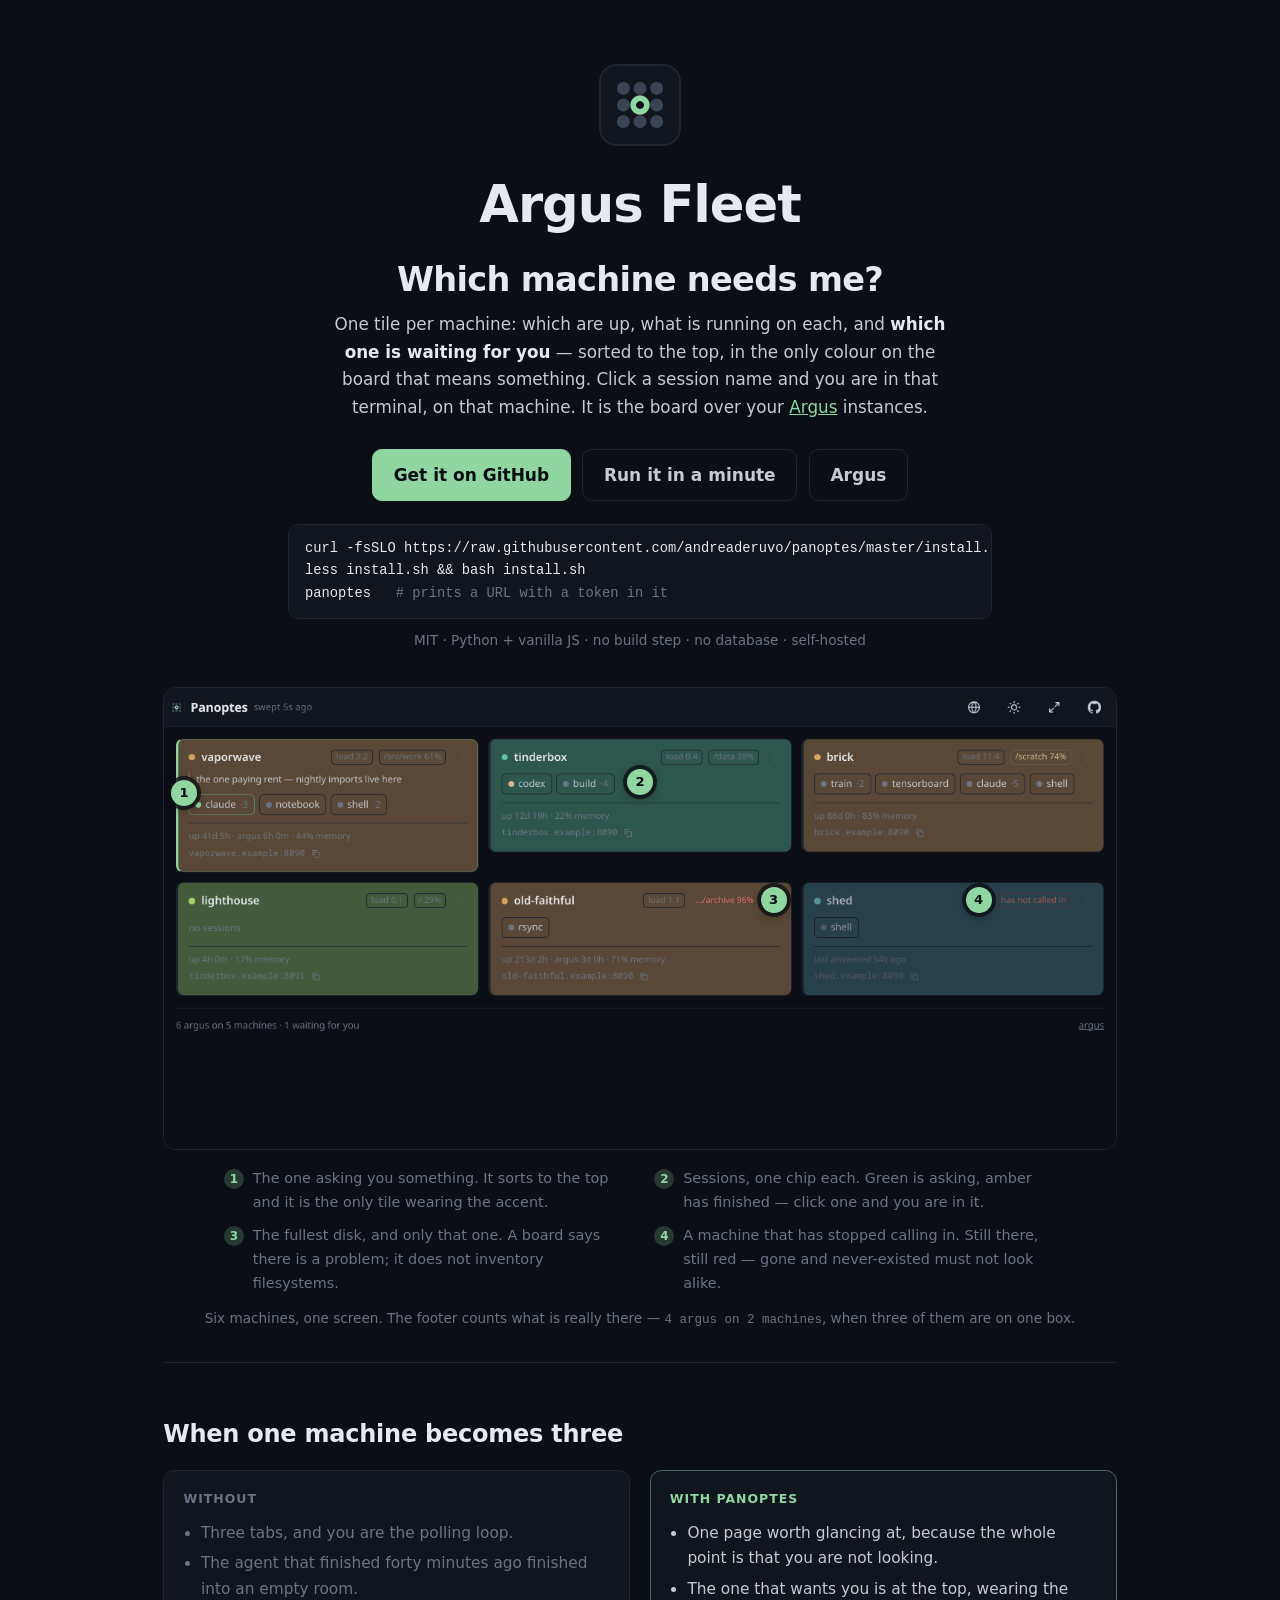
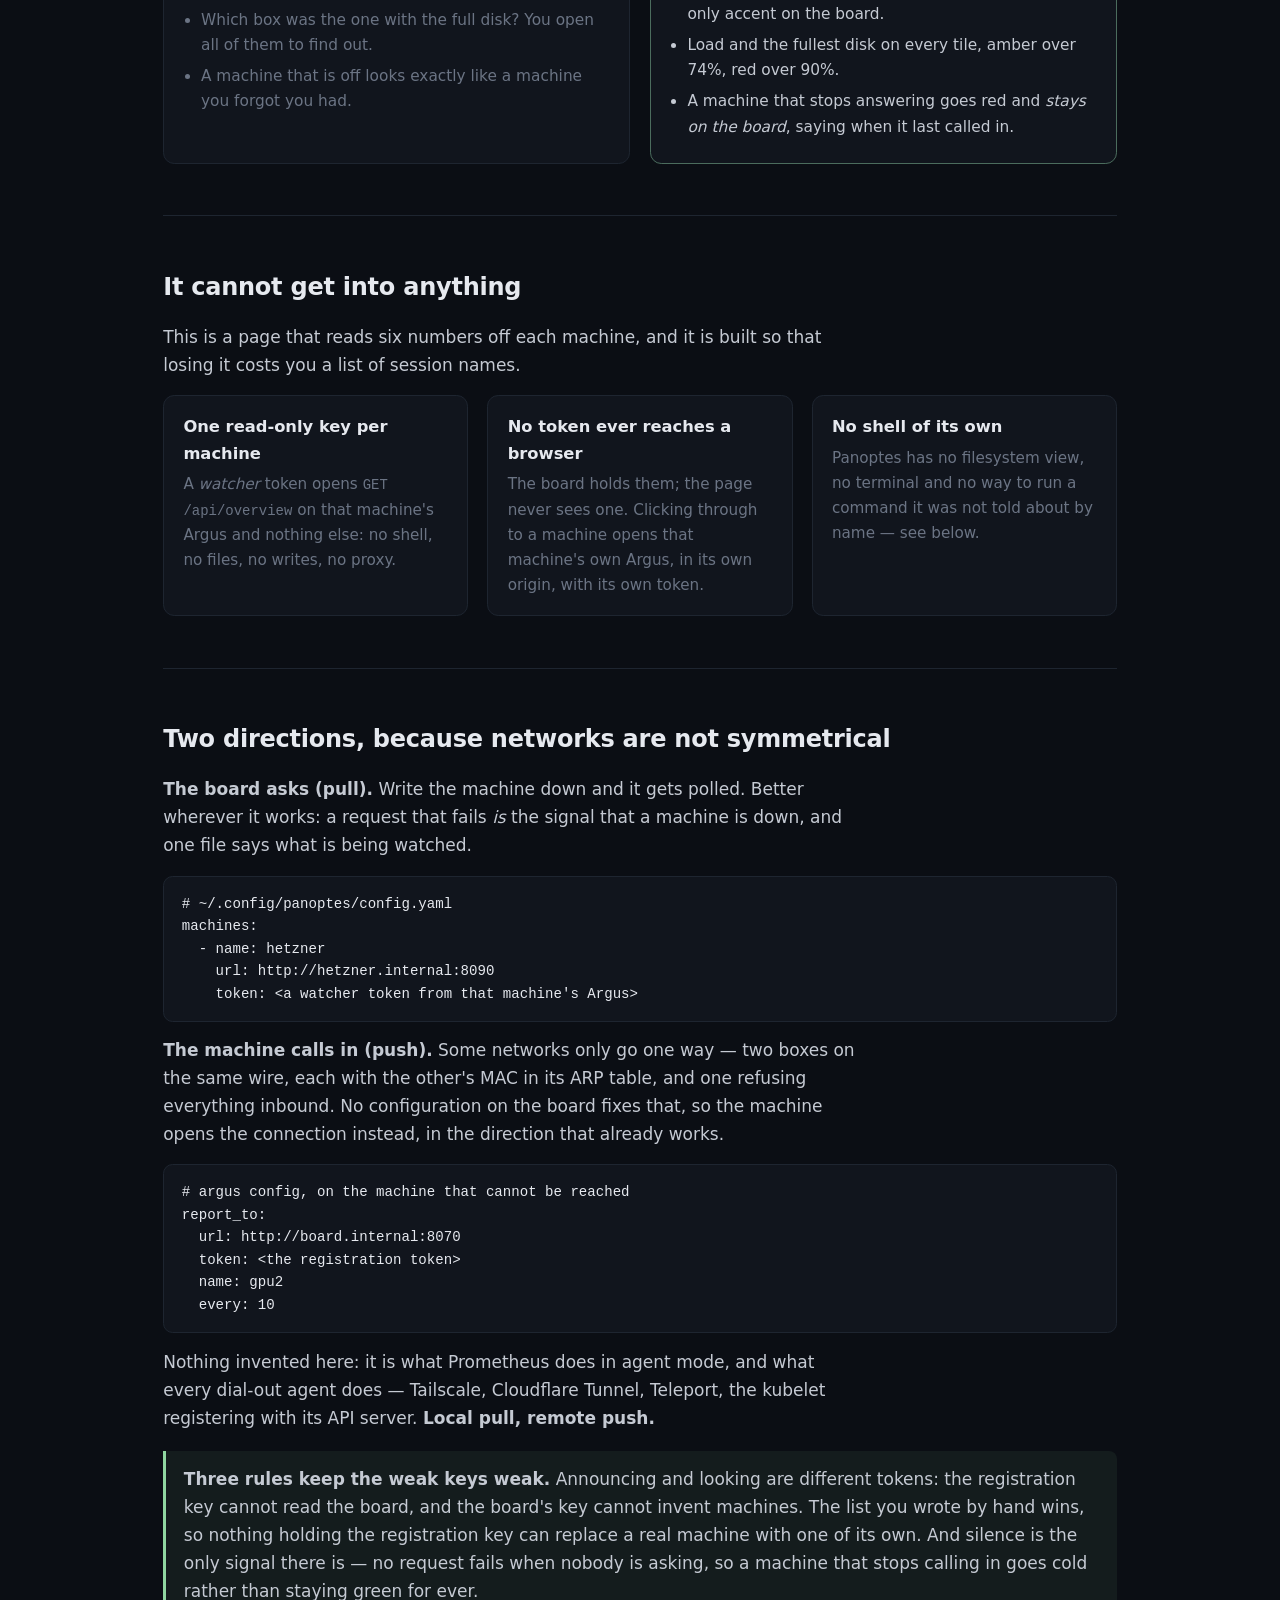
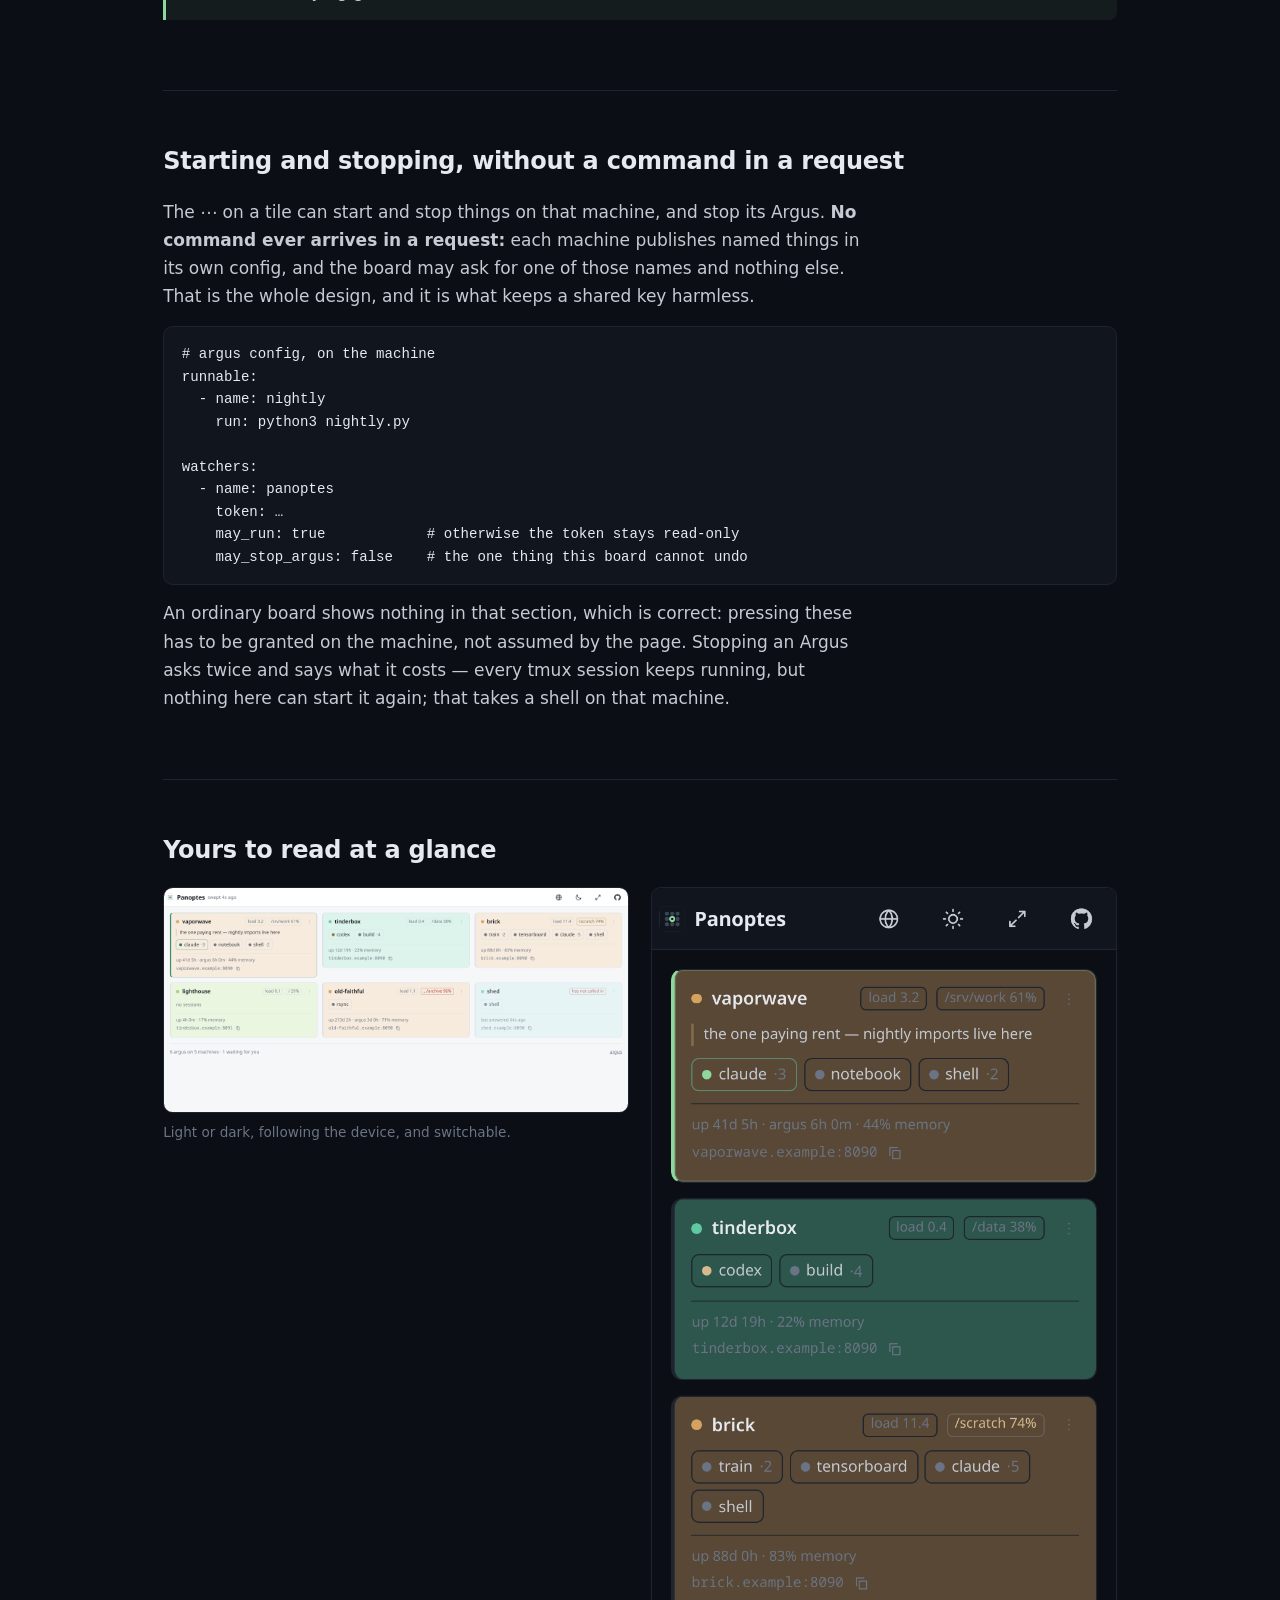
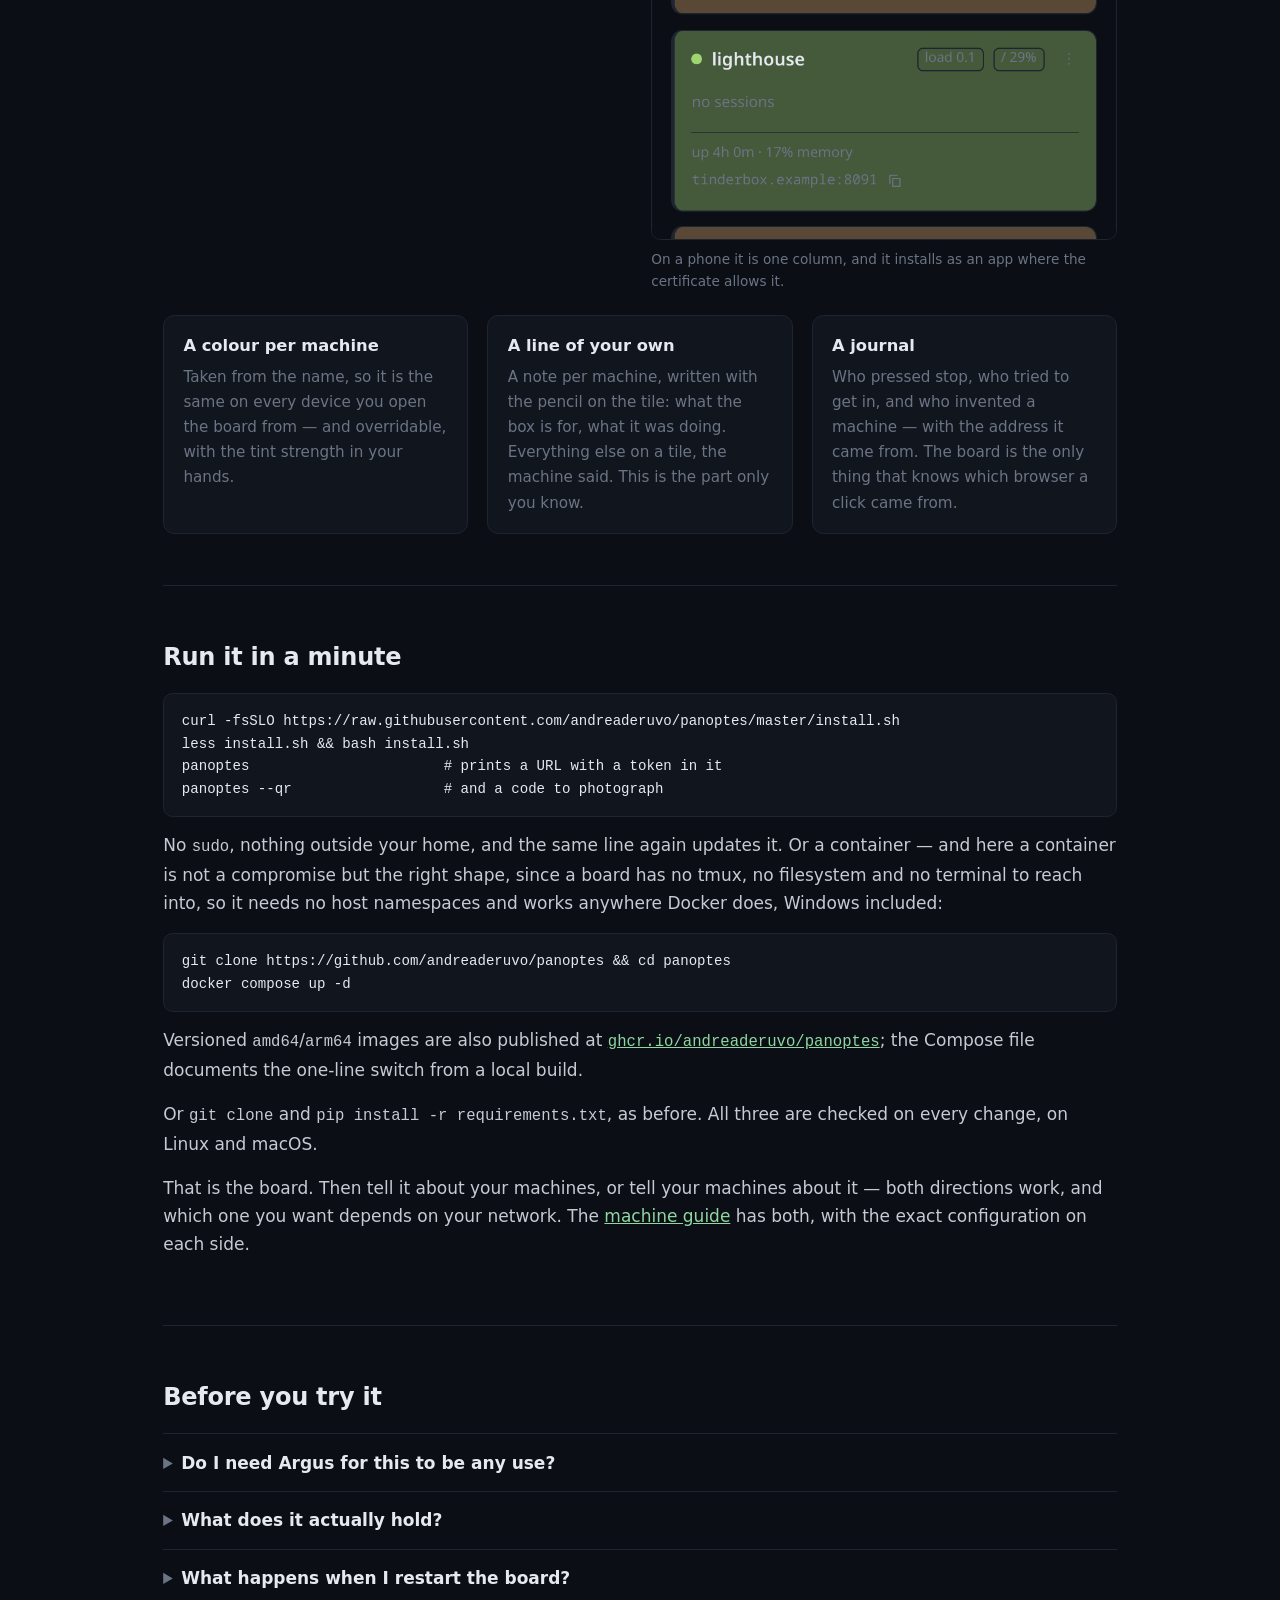
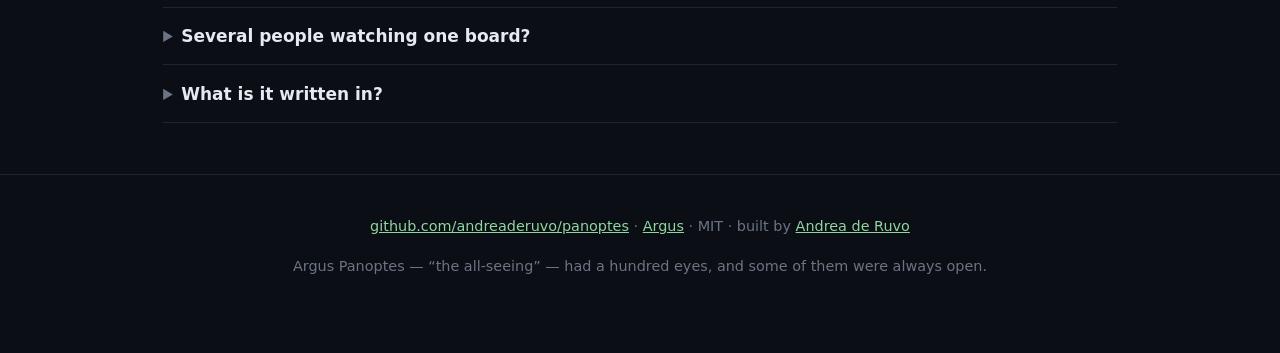
<file: docs/index.html>
<!doctype html>
<html lang="en">
<head>
<meta charset="utf-8">
<meta name="viewport" content="width=device-width, initial-scale=1">
<title>Argus Fleet — which machine running AI agents needs you?</title>
<meta name="description" content="The optional fleet board for Argus: every machine running your AI agents on one page, ordered by what is working, unhealthy or waiting for you.">
<link rel="icon" href="img/mark-192.png">
<link rel="canonical" href="https://andreaderuvo.github.io/panoptes/">

<!-- The rest of what a card and a crawler read. `og:type` and `og:site_name` are what turn a
     shared link into a named card instead of a bare URL; the alt text is for the people who
     cannot see the screenshot, in the one place a card has room for it. -->
<meta property="og:type" content="website">
<meta property="og:site_name" content="andreaderuvo.github.io">
<meta property="og:locale" content="en_GB">
<meta property="og:title" content="Argus Fleet — which machine needs you?">
<meta property="og:description" content="Every Argus machine running your AI agents on one page, ordered by what is working, unhealthy or waiting for you.">
<meta property="og:image" content="https://andreaderuvo.github.io/panoptes/img/social-preview.png">
<meta property="og:image:width" content="1774">
<meta property="og:image:height" content="887">
<meta property="og:url" content="https://andreaderuvo.github.io/panoptes/">
<meta property="og:image:alt" content="The Panoptes board: one tile per machine, showing which are up and which one is waiting for you.">
<meta name="twitter:card" content="summary_large_image">

<script type="application/ld+json">
{
  "@context": "https://schema.org",
  "@type": "SoftwareApplication",
  "name": "Argus Fleet",
  "applicationCategory": "DeveloperApplication",
  "operatingSystem": "Linux, macOS",
  "description": "One page for every machine you run agents on: which are up, what is running on each, and which one is waiting for you. A board over your Argus instances.",
  "url": "https://andreaderuvo.github.io/panoptes/",
  "codeRepository": "https://github.com/andreaderuvo/panoptes",
  "license": "https://opensource.org/licenses/MIT",
  "author": { "@type": "Person", "name": "Andrea de Ruvo" },
  "offers": { "@type": "Offer", "price": "0", "priceCurrency": "EUR" },
  "screenshot": "https://andreaderuvo.github.io/panoptes/img/social-preview.png"
}
</script>

<style>
  /* The same page furniture as the Argus one, on purpose: these are two halves of one
     thing, and arriving at the second from the first should not feel like leaving. */
  :root {
    --bg: #0b0e14;
    --panel: #11151d;
    --line: #1e2530;
    --text: #c5cad3;
    --dim: #6b7484;
    --bright: #e6e9ef;
    --accent: #8fd6a0;
    --on-accent: #0b0e14;
    color-scheme: dark;
  }
  * { box-sizing: border-box; }
  body {
    margin: 0;
    background: var(--bg);
    color: var(--text);
    font: 17px/1.65 ui-sans-serif, system-ui, -apple-system, "Segoe UI", sans-serif;
    -webkit-font-smoothing: antialiased;
  }
  .wrap { max-width: 62rem; margin: 0 auto; padding: 0 1.2rem; }
  a { color: var(--accent); }

  header { padding: 4rem 0 2rem; text-align: center; }
  header img.mark { width: 82px; height: 82px; }
  h1 { font-size: clamp(2.1rem, 6.4vw, 3.2rem); margin: .5rem 0 .1rem; color: var(--bright); letter-spacing: -.02em; }
  .tagline {
    font-size: clamp(1.5rem, 4.2vw, 2.1rem); line-height: 1.25; font-weight: 650;
    color: var(--bright); margin: .8rem auto .6rem; max-width: 32rem; letter-spacing: -.02em;
  }
  .sub { color: var(--text); max-width: 40rem; margin: 0 auto; font-size: 1.05rem; }
  .sub strong { color: var(--bright); font-weight: 600; }
  .cta { display: flex; gap: .7rem; justify-content: center; flex-wrap: wrap; margin: 1.7rem 0 .9rem; }
  .btn {
    display: inline-block; padding: .7rem 1.3rem; border-radius: .6rem; text-decoration: none;
    font-weight: 600; border: 1px solid var(--line);
  }
  .btn.primary { background: var(--accent); color: var(--on-accent); border-color: var(--accent); }
  .btn.ghost { color: var(--text); }
  .btn:hover { filter: brightness(1.08); }
  .badges { color: var(--dim); font-size: .85rem; }
  .oneliner {
    display: block; max-width: 44rem; margin: 1.4rem auto .6rem; text-align: left;
    background: var(--panel); border: 1px solid var(--line); border-radius: .6rem;
    padding: .8rem 1rem; overflow-x: auto; white-space: pre;
    font-family: ui-monospace, "SF Mono", Menlo, monospace; font-size: .86rem; color: var(--bright);
  }
  .oneliner .said { color: var(--dim); }

  figure { margin: 2rem 0 0; }
  figure img { width: 100%; border: 1px solid var(--line); border-radius: .8rem; display: block; }
  figcaption { color: var(--dim); font-size: .85rem; text-align: center; margin-top: .7rem; }

  .pinshot { position: relative; margin: 2.2rem 0 0; }
  .pinshot img { width: 100%; display: block; border: 1px solid var(--line); border-radius: .8rem; }
  .pin {
    position: absolute; width: 26px; height: 26px; border-radius: 50%;
    background: var(--accent); color: var(--on-accent);
    font: 700 .82rem/26px ui-sans-serif, system-ui, sans-serif; text-align: center;
    box-shadow: 0 0 0 4px rgb(11 14 20 / .75), 0 2px 10px rgb(0 0 0 / .5);
    transform: translate(-50%, -50%); pointer-events: none;
  }
  .legend {
    list-style: none; padding: 0; margin: 1.1rem auto 0; max-width: 52rem;
    display: grid; gap: .6rem 1.8rem; grid-template-columns: repeat(auto-fit, minmax(20rem, 1fr));
    color: var(--dim); font-size: .9rem; text-align: left;
  }
  .legend li { display: flex; gap: .55rem; align-items: baseline; }
  .legend b {
    flex: none; width: 20px; height: 20px; border-radius: 50%;
    background: color-mix(in srgb, var(--accent) 22%, transparent); color: var(--accent);
    font: 700 .75rem/20px ui-sans-serif, system-ui, sans-serif; text-align: center;
  }
  @media (max-width: 40rem) { .pin { display: none; } }

  section { padding: 3.2rem 0; border-top: 1px solid var(--line); }
  h2 { color: var(--bright); font-size: 1.5rem; margin: 0 0 1rem; letter-spacing: -.01em; }
  h3 { color: var(--bright); font-size: 1.02rem; margin: 0 0 .3rem; }
  p { margin: 0 0 1rem; }
  .lead { max-width: 44rem; }
  .grid { display: grid; gap: 1.2rem; grid-template-columns: repeat(auto-fit, minmax(15rem, 1fr)); }
  .card { background: var(--panel); border: 1px solid var(--line); border-radius: .7rem; padding: 1.1rem 1.2rem; }
  .card p { margin: 0; color: var(--dim); font-size: .95rem; }

  .cols { display: grid; gap: 1.2rem; grid-template-columns: repeat(auto-fit, minmax(19rem, 1fr)); }
  .cols .card h3 { font-size: .78rem; letter-spacing: .08em; text-transform: uppercase; color: var(--dim); margin-bottom: .7rem; }
  .cols .card.after { border-color: color-mix(in srgb, var(--accent) 40%, var(--line)); }
  .cols .card.after h3 { color: var(--accent); }
  .cols ul { margin: 0; padding-left: 1.1rem; color: var(--dim); font-size: .96rem; }
  .cols li { margin: .35rem 0; }
  .cols .card.after li { color: var(--text); }

  .shots { display: grid; gap: 1.4rem; grid-template-columns: repeat(auto-fit, minmax(min(100%, 24rem), 1fr)); align-items: start; }
  .shots img { width: 100%; border: 1px solid var(--line); border-radius: .6rem; display: block; }
  .shots p { color: var(--dim); font-size: .85rem; margin: .5rem 0 0; }

  pre {
    background: var(--panel); border: 1px solid var(--line); border-radius: .6rem;
    padding: 1rem 1.1rem; overflow-x: auto; font-size: .88rem; line-height: 1.6;
    font-family: ui-monospace, "SF Mono", Menlo, monospace; color: var(--bright);
  }
  code { font-family: ui-monospace, "SF Mono", Menlo, monospace; font-size: .92em; }
  .note {
    border-left: 3px solid var(--accent); background: color-mix(in srgb, var(--accent) 7%, transparent);
    padding: .9rem 1.1rem; border-radius: 0 .5rem .5rem 0; margin: 1.2rem 0;
  }
  footer { padding: 2.5rem 0 4rem; color: var(--dim); font-size: .9rem; text-align: center; border-top: 1px solid var(--line); }

  details.ask { border-top: 1px solid var(--line); padding: .9rem 0; }
  details.ask:last-of-type { border-bottom: 1px solid var(--line); }
  details.ask summary { cursor: pointer; color: var(--bright); font-weight: 600; }
  details.ask summary::marker { color: var(--dim); }
  details.ask p { margin: .7rem 0 0; color: var(--dim); font-size: .96rem; max-width: 44rem; }

  img.shot { cursor: zoom-in; }
  #lightbox[hidden] { display: none; }
  #lightbox {
    position: fixed; inset: 0; z-index: 90;
    display: flex; align-items: center; justify-content: center;
    background: rgb(0 0 0 / .88); padding: 2.5rem 1rem 4rem;
  }
  #lightbox img {
    max-width: 100%; max-height: 100%; object-fit: contain;
    border-radius: .4rem; box-shadow: 0 20px 60px rgb(0 0 0 / .6);
  }
  #lightbox .shut, #lightbox .step {
    position: absolute; border: 0; background: rgb(255 255 255 / .08); color: #fff;
    width: 44px; height: 44px; border-radius: 50%; font-size: 1.4rem; line-height: 1; cursor: pointer;
  }
  #lightbox .shut { top: 1rem; right: 1rem; }
  #lightbox .step { top: 50%; transform: translateY(-50%); }
  #lightbox .prev { left: 1rem; }
  #lightbox .next { right: 1rem; }
  #lightbox .shut:hover, #lightbox .step:hover { background: rgb(255 255 255 / .18); }
  #lightbox .said {
    position: absolute; left: 0; right: 0; bottom: 1rem; text-align: center;
    color: rgb(255 255 255 / .75); font-size: .9rem; padding: 0 4rem;
  }
  @media (max-width: 34rem) { #lightbox .step { display: none; } #lightbox .said { padding: 0 1rem; } }
</style>
</head>
<body>

<div class="wrap">
  <header>
    <img class="mark" src="img/mark.png" alt="">
    <h1>Argus Fleet</h1>
    <p class="tagline">Which machine needs me?</p>
    <p class="sub">One tile per machine: which are up, what is running on each, and
      <strong>which one is waiting for you</strong> — sorted to the top, in the only colour
      on the board that means something. Click a session name and you are in that terminal,
      on that machine. It is the board over your
      <a href="https://github.com/andreaderuvo/argus">Argus</a> instances.</p>
    <div class="cta">
      <a class="btn primary" href="https://github.com/andreaderuvo/panoptes">Get it on GitHub</a>
      <a class="btn ghost" href="#start">Run it in a minute</a>
      <a class="btn ghost" href="https://andreaderuvo.github.io/argus/">Argus</a>
    </div>

    <code class="oneliner">curl -fsSLO https://raw.githubusercontent.com/andreaderuvo/panoptes/master/install.sh
less install.sh &amp;&amp; bash install.sh
panoptes   <span class="said"># prints a URL with a token in it</span></code>
    <p class="badges">MIT · Python + vanilla JS · no build step · no database · self-hosted</p>

    <div class="pinshot">
      <img class="shot" src="img/board.png" alt="Six machines on one board: five working, one out of disk, one that has stopped calling in, and one asking for you.">
      <span class="pin" style="left:2.2%;  top:23%">1</span>
      <span class="pin" style="left:50%;   top:20.7%">2</span>
      <span class="pin" style="left:64%;   top:46%">3</span>
      <span class="pin" style="left:85.5%; top:46%">4</span>
    </div>
    <ol class="legend">
      <li><b>1</b><span>The one asking you something. It sorts to the top and it is the only tile wearing the accent.</span></li>
      <li><b>2</b><span>Sessions, one chip each. Green is asking, amber has finished — click one and you are in it.</span></li>
      <li><b>3</b><span>The fullest disk, and only that one. A board says there is a problem; it does not inventory filesystems.</span></li>
      <li><b>4</b><span>A machine that has stopped calling in. Still there, still red — gone and never-existed must not look alike.</span></li>
    </ol>
    <figcaption>Six machines, one screen. The footer counts what is really there —
      <code>4 argus on 2 machines</code>, when three of them are on one box.</figcaption>
  </header>

  <section>
    <h2>When one machine becomes three</h2>
    <div class="cols">
      <div class="card">
        <h3>Without</h3>
        <ul>
          <li>Three tabs, and you are the polling loop.</li>
          <li>The agent that finished forty minutes ago finished into an empty room.</li>
          <li>Which box was the one with the full disk? You open all of them to find out.</li>
          <li>A machine that is off looks exactly like a machine you forgot you had.</li>
        </ul>
      </div>
      <div class="card after">
        <h3>With Panoptes</h3>
        <ul>
          <li>One page worth glancing at, because the whole point is that you are not looking.</li>
          <li>The one that wants you is at the top, wearing the only accent on the board.</li>
          <li>Load and the fullest disk on every tile, amber over 74%, red over 90%.</li>
          <li>A machine that stops answering goes red and <em>stays on the board</em>, saying when it last called in.</li>
        </ul>
      </div>
    </div>
  </section>

  <section>
    <h2>It cannot get into anything</h2>
    <p class="lead">This is a page that reads six numbers off each machine, and it is built
      so that losing it costs you a list of session names.</p>
    <div class="grid">
      <div class="card">
        <h3>One read-only key per machine</h3>
        <p>A <em>watcher</em> token opens <code>GET /api/overview</code> on that machine's
          Argus and nothing else: no shell, no files, no writes, no proxy.</p>
      </div>
      <div class="card">
        <h3>No token ever reaches a browser</h3>
        <p>The board holds them; the page never sees one. Clicking through to a machine
          opens that machine's own Argus, in its own origin, with its own token.</p>
      </div>
      <div class="card">
        <h3>No shell of its own</h3>
        <p>Panoptes has no filesystem view, no terminal and no way to run a command it was
          not told about by name — see below.</p>
      </div>
    </div>
  </section>

  <section>
    <h2>Two directions, because networks are not symmetrical</h2>
    <p class="lead"><strong>The board asks (pull).</strong> Write the machine down and it
      gets polled. Better wherever it works: a request that fails <em>is</em> the signal
      that a machine is down, and one file says what is being watched.</p>
<pre># ~/.config/panoptes/config.yaml
machines:
  - name: hetzner
    url: http://hetzner.internal:8090
    token: &lt;a watcher token from that machine's Argus&gt;</pre>

    <p class="lead"><strong>The machine calls in (push).</strong> Some networks only go one
      way — two boxes on the same wire, each with the other's MAC in its ARP table, and one
      refusing everything inbound. No configuration on the board fixes that, so the machine
      opens the connection instead, in the direction that already works.</p>
<pre># argus config, on the machine that cannot be reached
report_to:
  url: http://board.internal:8070
  token: &lt;the registration token&gt;
  name: gpu2
  every: 10</pre>
    <p class="lead">Nothing invented here: it is what Prometheus does in agent mode, and
      what every dial-out agent does — Tailscale, Cloudflare Tunnel, Teleport, the kubelet
      registering with its API server. <strong>Local pull, remote push.</strong></p>

    <div class="note">
      <strong>Three rules keep the weak keys weak.</strong> Announcing and looking are
      different tokens: the registration key cannot read the board, and the board's key
      cannot invent machines. The list you wrote by hand wins, so nothing holding the
      registration key can replace a real machine with one of its own. And silence is the
      only signal there is — no request fails when nobody is asking, so a machine that
      stops calling in goes cold rather than staying green for ever.
    </div>
  </section>

  <section>
    <h2>Starting and stopping, without a command in a request</h2>
    <p class="lead">The ⋯ on a tile can start and stop things on that machine, and stop its
      Argus. <strong>No command ever arrives in a request:</strong> each machine publishes
      named things in its own config, and the board may ask for one of those names and
      nothing else. That is the whole design, and it is what keeps a shared key harmless.</p>
<pre># argus config, on the machine
runnable:
  - name: nightly
    run: python3 nightly.py

watchers:
  - name: panoptes
    token: …
    may_run: true            # otherwise the token stays read-only
    may_stop_argus: false    # the one thing this board cannot undo</pre>
    <p class="lead">An ordinary board shows nothing in that section, which is correct:
      pressing these has to be granted on the machine, not assumed by the page. Stopping an
      Argus asks twice and says what it costs — every tmux session keeps running, but
      nothing here can start it again; that takes a shell on that machine.</p>
  </section>

  <section>
    <h2>Yours to read at a glance</h2>
    <div class="shots">
      <div>
        <img class="shot" src="img/board-light.png" alt="The same board in the light theme.">
        <p>Light or dark, following the device, and switchable.</p>
      </div>
      <div>
        <img class="shot" src="img/board-phone.png" alt="The same board on a phone.">
        <p>On a phone it is one column, and it installs as an app where the certificate
          allows it.</p>
      </div>
    </div>
    <div class="grid" style="margin-top:1.4rem">
      <div class="card">
        <h3>A colour per machine</h3>
        <p>Taken from the name, so it is the same on every device you open the board from —
          and overridable, with the tint strength in your hands.</p>
      </div>
      <div class="card">
        <h3>A line of your own</h3>
        <p>A note per machine, written with the pencil on the tile: what the box is for,
          what it was doing. Everything else on a tile, the machine said. This is the part
          only you know.</p>
      </div>
      <div class="card">
        <h3>A journal</h3>
        <p>Who pressed stop, who tried to get in, and who invented a machine — with the
          address it came from. The board is the only thing that knows which browser a
          click came from.</p>
      </div>
    </div>
  </section>

  <section id="start">
    <h2>Run it in a minute</h2>
<pre>curl -fsSLO https://raw.githubusercontent.com/andreaderuvo/panoptes/master/install.sh
less install.sh &amp;&amp; bash install.sh
panoptes                       # prints a URL with a token in it
panoptes --qr                  # and a code to photograph</pre>
    <p>No <code>sudo</code>, nothing outside your home, and the same line again updates it. Or a
      container — and here a container is not a compromise but the right shape, since a board has
      no tmux, no filesystem and no terminal to reach into, so it needs no host namespaces and
      works anywhere Docker does, Windows included:</p>
<pre>git clone https://github.com/andreaderuvo/panoptes &amp;&amp; cd panoptes
docker compose up -d</pre>
    <p>Versioned <code>amd64</code>/<code>arm64</code> images are also published at
      <a href="https://github.com/andreaderuvo/panoptes/pkgs/container/panoptes"><code>ghcr.io/andreaderuvo/panoptes</code></a>;
      the Compose file documents the one-line switch from a local build.</p>
    <p>Or <code>git clone</code> and <code>pip install -r requirements.txt</code>, as before. All
      three are checked on every change, on Linux and macOS.</p>
    <p>That is the board. Then tell it about your machines, or tell your machines about it —
      both directions work, and which one you want depends on your network. The
      <a href="https://github.com/andreaderuvo/panoptes/wiki/Machines-on-the-board">machine guide</a>
      has both, with the exact configuration on each side.</p>
  </section>

  <section>
    <h2>Before you try it</h2>

    <details class="ask">
      <summary>Do I need Argus for this to be any use?</summary>
      <p>Yes — Panoptes reads each machine's Argus and links back into it. It is the second
        half of the same idea: <a href="https://andreaderuvo.github.io/argus/">Argus</a> is
        one machine in a browser tab, this is every machine on one page.</p>
    </details>

    <details class="ask">
      <summary>What does it actually hold?</summary>
      <p>Per machine: a name, a URL, a read-only watcher token, an optional colour and your
        own note. Per sweep: hostname, uptime, load, memory, the fullest disk and the
        session names with which of them is ringing. No file, no path, no command.</p>
    </details>

    <details class="ask">
      <summary>What happens when I restart the board?</summary>
      <p>The machines that announced themselves are still there. They used to be forgotten,
        which meant a machine you had stopped did not go red — it <em>vanished</em>, and for
        the one question this exists to answer that is the worst possible answer. Forgetting
        one is now something you do on purpose.</p>
    </details>

    <details class="ask">
      <summary>Several people watching one board?</summary>
      <p>It works, and the journal is why it is worth mentioning: the machine records that
        "panoptes" pressed stop, which is true and not enough. The board is the only thing
        that knows which browser the click came from.</p>
    </details>

    <details class="ask">
      <summary>What is it written in?</summary>
      <p>Python on the server, vanilla JavaScript in the browser. No build step, no bundler,
        no database — a file for the config, one for the machines that announced themselves
        and one for the journal.</p>
    </details>
  </section>
</div>

<footer>
  <p><a href="https://github.com/andreaderuvo/panoptes">github.com/andreaderuvo/panoptes</a> ·
    <a href="https://andreaderuvo.github.io/argus/">Argus</a> · MIT ·
    built by <a href="https://github.com/andreaderuvo">Andrea de Ruvo</a></p>
  <p>Argus Panoptes — “the all-seeing” — had a hundred eyes, and some of them were always open.</p>
</footer>

<div id="lightbox" hidden aria-modal="true" role="dialog">
  <button class="shut" type="button" aria-label="Close">&times;</button>
  <button class="step prev" type="button" aria-label="Previous">&lsaquo;</button>
  <img alt="">
  <button class="step next" type="button" aria-label="Next">&rsaquo;</button>
  <p class="said"></p>
</div>

<script>
/* The same forty-line lightbox as the Argus page: a screenshot shrunk into a column is a
   picture of nothing, and this page has no build step to hang a dependency off. */
(function () {
  var box = document.getElementById('lightbox');
  if (!box) return;
  var view = box.querySelector('img');
  var said = box.querySelector('.said');
  var shots = [].slice.call(document.querySelectorAll('img.shot'));
  var at = 0;

  function show(i) {
    at = (i + shots.length) % shots.length;
    var one = shots[at];
    view.src = one.currentSrc || one.src;
    view.alt = one.alt || '';
    var fig = one.closest('figure');
    said.textContent = (fig && fig.querySelector('figcaption') ? fig.querySelector('figcaption').textContent : one.alt) || '';
    box.hidden = false;
    document.body.style.overflow = 'hidden';
    box.querySelector('.shut').focus();
  }
  function shut() {
    box.hidden = true;
    view.removeAttribute('src');
    document.body.style.overflow = '';
    if (shots[at]) shots[at].focus();
  }

  shots.forEach(function (one, i) {
    one.tabIndex = 0;
    one.addEventListener('click', function () { show(i); });
    one.addEventListener('keydown', function (e) {
      if (e.key === 'Enter' || e.key === ' ') { e.preventDefault(); show(i); }
    });
  });

  box.querySelector('.shut').addEventListener('click', shut);
  box.querySelector('.prev').addEventListener('click', function () { show(at - 1); });
  box.querySelector('.next').addEventListener('click', function () { show(at + 1); });
  box.addEventListener('click', function (e) { if (e.target === box) shut(); });
  document.addEventListener('keydown', function (e) {
    if (box.hidden) return;
    if (e.key === 'Escape') shut();
    if (e.key === 'ArrowLeft') show(at - 1);
    if (e.key === 'ArrowRight') show(at + 1);
  });

  var from = null;
  box.addEventListener('touchstart', function (e) { from = e.touches[0].clientX; }, { passive: true });
  box.addEventListener('touchend', function (e) {
    if (from === null) return;
    var moved = e.changedTouches[0].clientX - from;
    from = null;
    if (Math.abs(moved) > 50) show(at + (moved < 0 ? 1 : -1));
  });
}());
</script>

</body>
</html>
</file>
